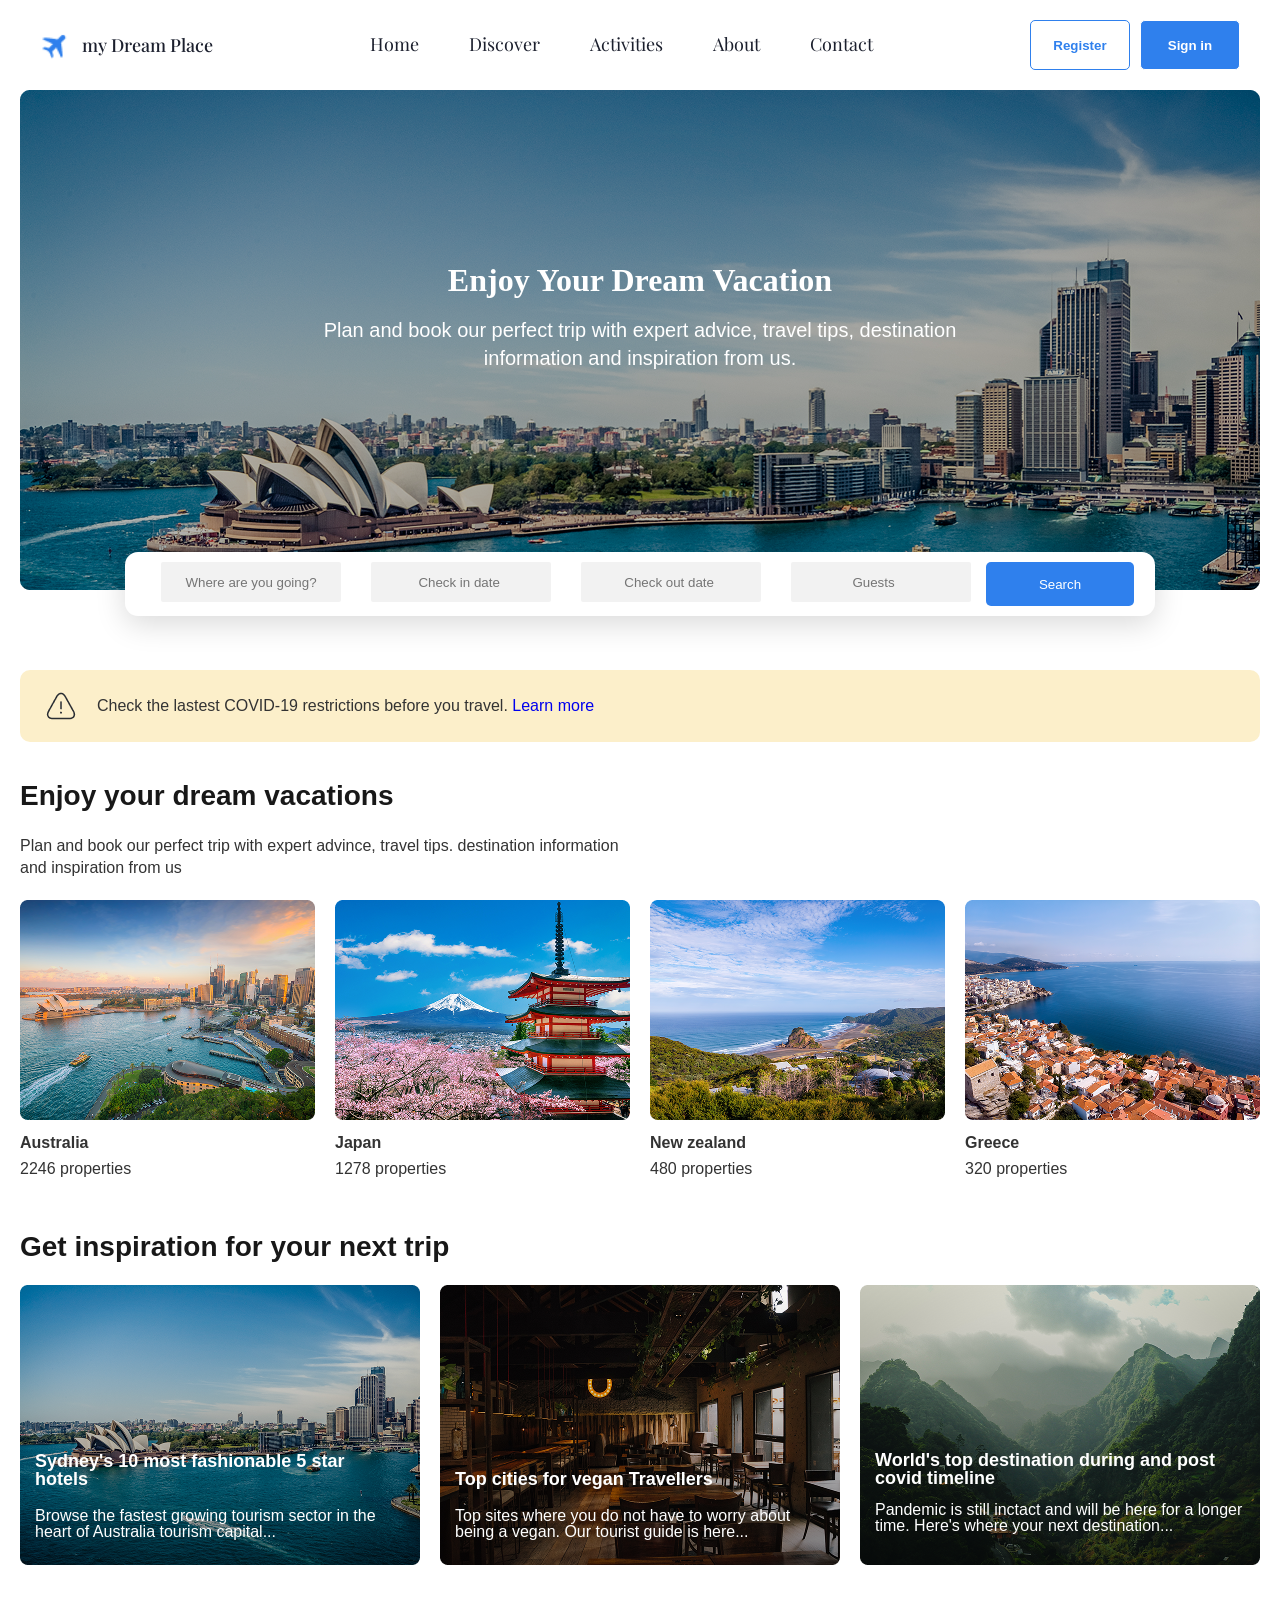
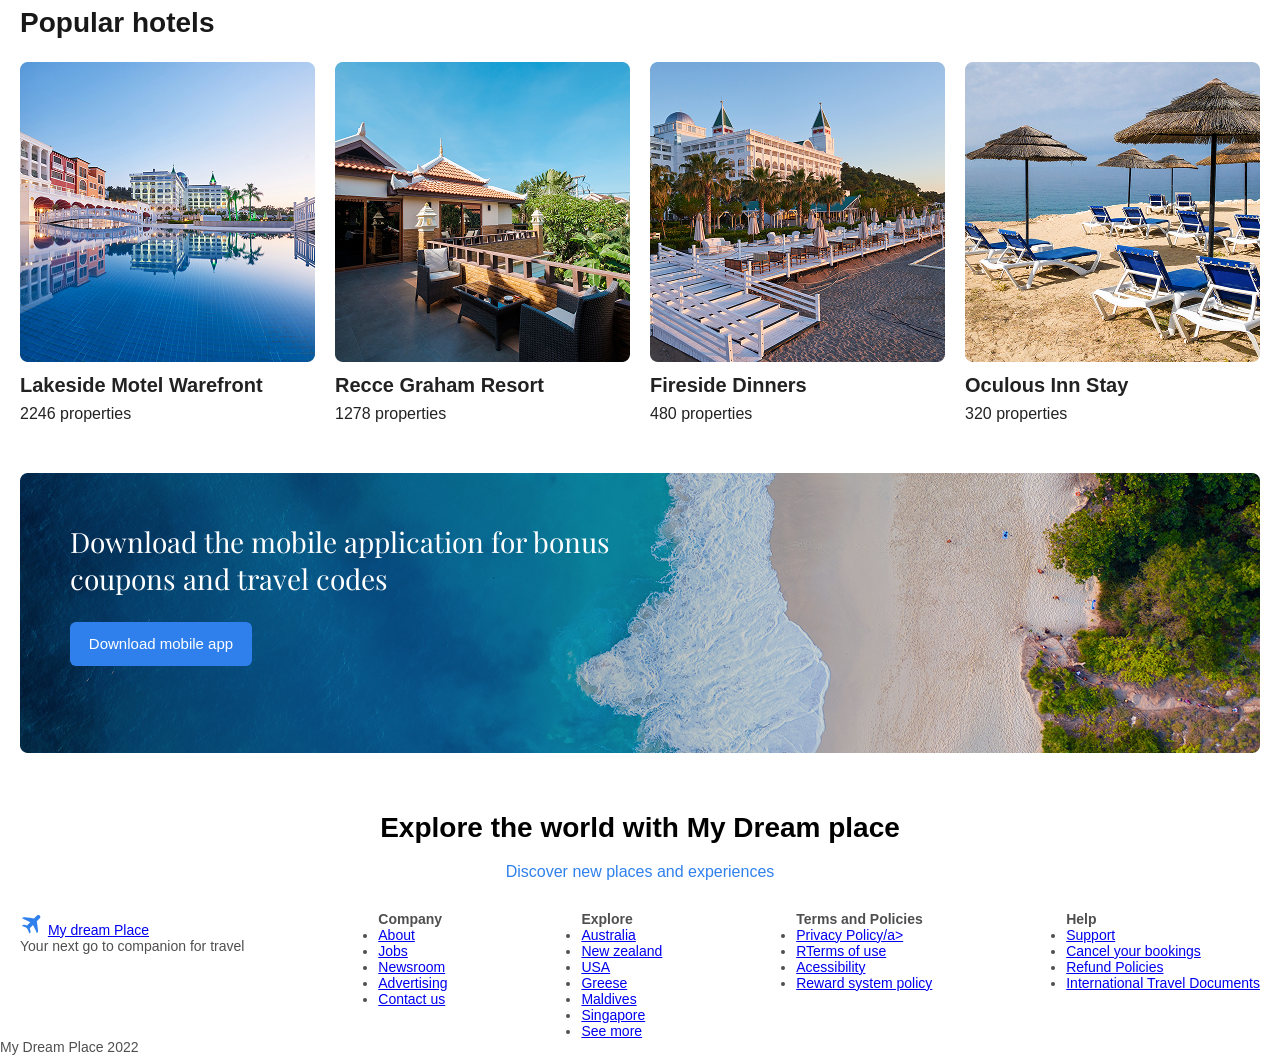
<file: index.html>
<!DOCTYPE html>
<html lang="en">
<head>
    <meta charset="UTF-8">
    <meta name="viewport" content="width=device-width, initial-scale=1.0">
    <title>Homepage</title>
    <link rel="stylesheet" href="styles.css">
    <link rel="preconnect" href="https://fonts.googleapis.com">
<link rel="preconnect" href="https://fonts.gstatic.com" crossorigin>
<link href="https://fonts.googleapis.com/css2?family=Playfair+Display:ital,wght@0,400..900;1,400..900&display=swap" rel="stylesheet">
</head>
<body>
    <!-- HEADER -->

    <header class="header">
        <div class="container-header">
            <img src="img/bxs-plane-alt 1.png" alt="logo">
            <a href="#"><span>my Dream Place</span></a>
        </div>

        <nav class="navigation-list">
            <ul class="nav-ul">
                <li class="nav-item"><a href="#">Home</a></li>
                <li class="nav-item"><a href="#">Discover</a></li>
                <li class="nav-item"><a href="#">Activities</a></li>
                <li class="nav-item"><a href="#">About</a></li>
                <li class="nav-item"><a href="#">Contact</a></li>
            </ul>
        </nav>

        <div class="actions-buttons">
            <button class="button-registre">Register</button>
            <button class="button-login">Sign in</button>
        </div>
    </header>

    <!-- MAIN -->

    <main class="main-hero">
        <section class="hero">
            <div class="container">
            <div class="hero_content">
                <h1 class="hero_title">Enjoy Your Dream Vacation</h1>
                <p class="hero_subtitle">Plan and book our perfect trip with expert advice, travel tips, destination information and inspiration from us.</p>
            </div>
            </div>

            <div class="search">
                <form class="search_form">
                    <label class="seach_field"></label>
                    <input type="text" placeholder="Where are you going?">
                    <label class="seach_field"></label>
                    <input type="text" placeholder="Check in date ">
                    <label class="seach_field"></label>
                    <input type="text" placeholder="Check out date ">
                    <label class="seach_field"></label>
                    <input type="number" placeholder="Guests">
                    <button class="search_btn" type="submit">Search</button>
                </form>
            </div>
        </section>



        <!-- Alerta covid part -->

        <section class="alert-covid">
            <div class="container2">
                <div class="alert-box1">
                    <img src="img/danger 1.png" alt="danger-icon">
                    <p class="alert_text">Check the lastest COVID-19 restrictions before you travel. <a href="#" class="alert_link">Learn more</a> </p>
            </div>
        </div>
        </section>


        <section class="destination-section">
            <div class="sub-destination">
                <h2 class="section-title">Enjoy your dream vacations</h2>
                <p class="section_text">Plan and book our perfect trip with expert advince, travel tips. destination information and inspiration from us</p>

                <div class="card-boxes">

                    <!-- Australia card -->
                    <article class="sub-boxes">
                        <div class="destination-card">
                            <img src="img/Rectangle 8.png" alt="Australia" class="card-img">
                            <div class="card_body">
                                <h3 class="card_title">Australia</h3>
                                <p class="card_text">2246 properties</p>
                            </div>
                        </div>
                    </article>

                    <!-- Japan card -->

                    <article class="sub-boxes">
                        <div class="destination-card">
                            <img src="img/Rectangle 9.png" alt="Japan" class="card-img">
                            <div class="card_body">
                                <h3 class="card_title">Japan</h3>
                                <p class="card_text">1278 properties</p>
                            </div>
                        </div>
                    </article>

                    <!--New zealand card-->

                    <article class="sub-boxes">
                        <div class="destination-card">
                            <img src="img/Rectangle 10.png" alt="New zealand" class="card-img">
                            <div class="card_body">
                                <h3 class="card_title">New zealand</h3>
                                <p class="card_text">480 properties</p>
                            </div>
                        </div>
                    </article>


                    <article class="sub-boxes">
                        <div class="destination-card">
                            <img src="img/Rectangle 11.png" alt="Greece" class="card-img">
                            <div class="card_body">
                                <h3 class="card_title">Greece</h3>
                                <p class="card_text">320 properties</p>
                            </div>
                        </div>
                    </article>
                </div>
            </div>
        </section>

        <!-- INSPIRATION -->


        <section class="section-inspirational">
            <div class="container">
                <h2 class="inspirational-title">Get inspiration for your next trip</h2>

                <div class="max-container">
                    <article class="inspirational-card">
                        <img src="img/sidney.png" alt="sidney" class="inspirational-img-card">
                        <div class="card-body2">
                            <h3 class="card-title2">Sydney's 10 most fashionable 5 star hotels</h3>
                            <p class="card-text2">Browse the fastest growing tourism sector in the heart of Australia tourism capital...</p>
                        </div>
                    </article>

                    <article class="inspirational-card">
                        <img src="img/Rectangle 16.png" alt="vegan restaurant" class="inspirational-img-card">
                        <div class="card-body3">
                            <h3 class="card-title3">Top cities for vegan Travellers</h3>
                            <p class="card-text3">Top sites where you do not have to worry about being a vegan. Our tourist guide is here...</p>
                        </div>
                    </article>

                    <article class="inspirational-card">
                        <img src="img/Rectangle 17.png" alt="travel destination class="inspirational-img-card">
                        <div class="card-body4">
                            <h3 class="card-title4">World's top destination during and post covid timeline</h3>
                            <p class="card-text4">Pandemic is still inctact and will be here for a longer time. Here's where your next destination...</p>
                        </div>
                    </article>
                </div>
            </div>
        </section>


        <!-- HOTELS -->
        
        <secction class="section-hotels">
            <div class="container">
                <h2 class="section-title">Popular hotels</h2>

                <div class="card-boxes2">
                    <article class="card-hotel">
                        <img src="img/Rectangle 8 (1).png" alt="Lakeside hotel">
                        <div class="card-body">
                            <h3 class="card-title">Lakeside Motel Warefront</h3>
                            <p>2246 properties</p>
                        </div>
                    </article>


                    <article class="card-hotel">
                        <img src="img/Rectangle 9 (1).png" alt="Recce Graham resort">
                        <div class="card-body">
                            <h3 class="card-title">Recce Graham Resort</h3>
                            <p>1278 properties</p>
                        </div>
                    </article>


                    <article class="card-hotel">
                        <img src="img/Rectangle 10 (1).png" alt="Fireside Dinners">
                        <div class="card-body">
                            <h3 class="card-title">Fireside Dinners</h3>
                            <p>480 properties</p>
                        </div>
                    </article>


                    <article class="card-hotel">
                        <img src="img/Rectangle 11 (1).png" alt="Oculous Inn Stay">
                        <div class="card-body">
                            <h3 class="card-title">Oculous Inn Stay</h3>
                            <p>320 properties</p>
                        </div>
                    </article>
                </div>
            </div>
        </secction>

        <!-- PHONE BANNER -->

        <section class="app-banner">
            <div class="container-banner">
                <div class="app-box">
                    <div class="app-content">
                        <h2 class="banner-title">Download the mobile application for bonus coupons and travel codes</h2>
                        <button class="banner-btn">Download mobile app</button>
                    </div>
                </div>
            </div>
        </section>

        <!-- EXPLORE -->
        
        <section class="explore">
            <div class="container-explore">
                <h2 class="explore-title">Explore the world with My Dream place</h2>
                <a href="#">Discover new places and experiences</a>
            </div>
        </section>
    </main>

    <!-- FOOTER -->

    <footer class="footer-main">
        <div class="container-footer">
            <div class="sub-footer">
                <img src="img/bxs-plane-alt 1.png" alt="plane_icon">
                <a href="#"><span>My dream Place</span></a>
                <p class="footer-text">Your next go to companion for travel</p>
            </div>
            <div class="sub-box-footer2">
                <h4 class="footer-title">Company</h4>
                <ul>
                    <li class="item-list-footer"><a href="#">About</a></li>
                    <li class="item-list-footer"><a href="#">Jobs</a></li>
                    <li class="item-list-footer"><a href="#">Newsroom</a></li>
                    <li class="item-list-footer"><a href="#">Advertising</a></li>
                    <li class="item-list-footer"><a href="#">Contact us</a></li>
                </ul>
            </div>

            <div class="sub-box-footer2">
                <h4 class="footer-title">Explore</h4>
                <ul>
                    <li class="item-list-footer"><a href="#">Australia</a></li>
                    <li class="item-list-footer"><a href="#">New zealand</a></li>
                    <li class="item-list-footer"><a href="#">USA</a></li>
                    <li class="item-list-footer"><a href="#">Greese</a></li>
                    <li class="item-list-footer"><a href="#">Maldives</a></li>
                    <li class="item-list-footer"><a href="#">Singapore</a></li>
                    <li class="item-list-footer"><a href="#">See more</a></li>
                </ul>
            </div>
            
            <div class="sub-box-footer2">
                <h4 class="footer-title">Terms and Policies</h4>
                <ul>
                    <li class="item-list-footer"><a href="#">Privacy Policy/a></li>
                    <li class="item-list-footer"><a href="#">RTerms of use</a></li>
                    <li class="item-list-footer"><a href="#">Acessibility</a></li>
                    <li class="item-list-footer"><a href="#">Reward system policy</a></li>
                </ul>
            </div>

            <div class="sub-box-footer2">
                <h4 class="footer-title">Help</h4>
                <ul>
                    <li class="item-list-footer"><a href="#">Support</a></li>
                    <li class="item-list-footer"><a href="#">Cancel your bookings</a></li>
                    <li class="item-list-footer"><a href="#">Refund Policies</a></li>
                    <li class="item-list-footer"><a href="#">International Travel Documents</a></li>
                </ul>
            </div>
        </div>

        <div class="footer-bar-grey">
                <p class="Copyright-text">My Dream Place 2022</p>
        </div>
    </footer>
</body>
</html>
</file>
<file: styles.css>
*{
    margin: 0;
    padding: 0;
    box-sizing: border-box;
}

/* HEADER */

.header{
    display: flex;
    justify-content: space-between;
    max-width: 1240px;
    align-items: center;
    margin: 0 auto;
    padding: 20px;
}

.container-header{
    display: flex;
    align-items:center;
    gap: 12px;
    font-family: "Playfair Display", serif;
    
}

.container-header img{
    width: 30px;
    height: 30px;
}

.header a{
    text-decoration: none;
    color: #1B1F2D;
    font-size: 18px;
    font-weight: 500;
    font-style: medium;
    line-height: 100%;
    letter-spacing: 2%;
}

.nav-ul{
    display: flex;
    gap: 50px;
    list-style: none;
}


.nav-ul a{
    text-decoration: none;
    color: #1B1F2D;
    font-weight: 400;
    font-family: "Playfair Display", serif;
}

.actions-buttons{
    display: flex;
    gap: 10px;
}

.button-registre{
    border: #2F80ED solid 1px;
    background-color: #ffff;
    color: #2F80ED;
    width: 100px;
    height:50px;
    border-radius: 5px;
    font-weight: 700;
    cursor: pointer;
}

.button-login{
    border: #ffff solid 1px;
    background-color:  #2F80ED;
    color: #ffff;
    width: 100px;
    height: 50px;
    border-radius: 5px;
    font-weight: 700;
    cursor: pointer;
}

/* HERO */

.hero{
    background-image: url("img/Rectangle\ 2.png");
    max-width: 1240px;
    width: 100%;
    height: 500px;
    background-repeat: no-repeat;
    margin: 0 auto;
    background-size: cover;
}

.hero{
    color: #fff;
    display: flex;
    justify-content: center;
    align-items: center;
    flex-direction: column;
    text-align: center;
}

.hero_title{
    margin: 20px 0 20px 0;
    font-weight: 700;
    font-size: 32px;
    line-height: 100%;
    letter-spacing: 0%;
    
}

.hero_subtitle{
    font-family: Arial, Helvetica, sans-serif;
    width: 650px;
    font-size: 20px;
    font-weight: 400;
    letter-spacing: 2%;
    line-height: 140%;
    margin: 0 auto;
}

.search{
    position: relative;
    top: 36%;
    width: 1030px;
    height: 64px;
    background-color: #FFFFFF;
    border-radius: 13px;
    box-shadow: 0 8px 30px rgb(0, 0,0, 0.15);
    display: flex;
    justify-content: center;
    align-items: center;
}

.search_form{
    display: flex;
    gap: 15px;
    
}

.search_field{
    display: flex;
    align-items: center;
    gap: 13px;
    height: 46px;
    padding: 0 20px;
    background-color: #efefef;
}

.search input{
    width: 100%;
    background: transparent;
    width: 180px;
    border: none;
    color: #333;
    border-radius: 2px;
    height: 40px;
    background-color: #F2F2F2;
}

input::placeholder{
    text-align: center;
}
.search_btn{
    background-color: #2F80ED;
    width: 148px;
    height: 44px;
    border: none;
    border-radius: 5px;
    font-weight: 500;
    color: #FFFFFF;
    cursor: pointer;
}

/* ALERT COVID */

.alert-covid{
    font-family: Arial, Helvetica, sans-serif;
}

.container2{
    width: 1240px;
    margin: 80px auto 40px;
}

.alert-box1{
    display: flex;
    align-items: center;
    padding: 0 25px 0 25px;
    background-color: #FCEFCA;
    width: 1240px;
    height: 72px;
    border-radius: 10px;
    gap: 20px;
    color: #333333;
    
}

.alert-box1 a{
    text-decoration: none;
}

/* DESTINATIONS*/

.destination-section{
    font-family: Arial, Helvetica, sans-serif;
    color: #222;
}

.sub-destination{
    width: 1240px;
    margin: 0 auto;
}

.section-title{
    margin: 0 0 20px 0;
    font-size: 28px;
    line-height: 28px;
}

.section_text{
    font-size: 16px;
    font-weight: 400;
    line-height: 140%;
    letter-spacing: 2%;
    color: #333333;
    width: 610px;
    margin: 0 0 20px 0;

}

.card-boxes{
    display: flex;
    gap: 20px;
}

.card_body h3{
    margin: 8px 0 0 0;
    font-size: 16px;
    color: #333333;
    letter-spacing: 2%;
    line-height: 140%;
}

.card_body p{
    margin: 4px 0 0 0 ;
    font-size: 16px;
    color: #333333;
    letter-spacing: 2%;
    line-height: 140%;
}


/* INSPIRATION TRIP */

.section-inspirational{
    font-family: Arial, Helvetica, sans-serif;
    color: #222;
}

.container{
    width: 1240px;
    margin: 0 auto;
    
}

.inspirational-title{
    font-weight: 600;
    font-family: Arial, Helvetica, sans-serif;
    margin: 52px 0 24px 0 ;
    color: #181818;
    width: 504px;
    font-size: 28px;
    line-height: 100%;
    letter-spacing: 0%;
    font-weight: 600;
}

.max-container{
    display: flex;
    gap: 20px;
}

.inspirational-card{
    position: relative;
}

.card-body2{
    position: absolute;
    bottom: 10%;
    color: white;
    font-size: 15px;
    
}

.card-title2{
    font-family: Arial, Helvetica, sans-serif;
    width: 360px;
    margin: 0 0 0 15px;
    font-weight: 600;
    font-size: 18px;
    letter-spacing: 0%;
    line-height: 100%;
}

.card-text2{
    font-family: Arial, Helvetica, sans-serif;
    width: 360px;
    margin: 20px 0 0 15px;
    font-size: 16px;
    letter-spacing: 0%;
    line-height: 100%;
}


.card-body3{
    position: absolute;
    bottom: 10%;
    color: white;
    font-size: 15px;
    
}

.card-title3{
    font-family: Arial, Helvetica, sans-serif;
    width: 360px;
    margin: 0 0 0 15px;
    font-weight: 600;
    font-size: 18px;
    letter-spacing: 0%;
    line-height: 100%;
}

.card-text3{
    font-family: Arial, Helvetica, sans-serif;
    width: 360px;
    margin: 20px 0 0 15px;
    font-size: 16px;
    letter-spacing: 0%;
    line-height: 100%;
}


.card-body4{
    position: absolute;
    bottom: 12%;
    color: white;
    font-size: 15px;
    
}

.card-title4{
    font-family: Arial, Helvetica, sans-serif;
    width: 360px;
    margin: 0 0 15px 15px;
    font-weight: 600;
    font-size: 18px;
    letter-spacing: 0%;
    line-height: 100%;
}

.card-text4{
    font-family: Arial, Helvetica, sans-serif;
    width: 380px;
    margin: 15px 0 0 15px;
    font-size: 16px;
    letter-spacing: 0%;
    line-height: 100%;
}

/* HOTELS */

.section-hotels{
    font-family: Arial, Helvetica, sans-serif;
    color: #222;
}

.container{
    margin: 0 auto;
}

.section-title{
    font-size: 28px;
    line-height: 100%;
    letter-spacing: 0%;
    color: #181818;
    margin: 40px 0 25px 0 ;
}

.card-boxes2{
    display: flex;
    gap: 20px;
}

.card-title{
    font-size: 20px;
    font-weight: 600;
    margin: 8px 0 8px 0;
}

/* BANNER */

.app-banner{
    max-width: 1240px;
    height: 280px;
    background-image: url(img/Rectangle\ 18.png);
    margin: 50px auto 0 auto;
    
}

.app-box{
display: flex;
}

.app-content{
    margin: 50px 0 0 50px;
}

.banner-title{
    font-family: "Playfair Display", serif;
    width: 550px;
    font-size: 28px;
    font-weight: 400;
    color: #FFFFFF;
}

.banner-btn{
    background-color: #2F80ED;
    width: 182px;
    height: 44px;
    border-radius: 6px;
    border: none;
    margin: 25px 0 0 0;
    color: #FFFFFF;
    font-size: 15px;
    letter-spacing: 2%;
    line-height: 20px;
    font-weight: 500;
}



/* EXPLORE */

.explore{
    font-family: Arial, Helvetica, sans-serif;
    color: ##181818;
}

.container-explore{
    max-width: 1240px;
    height: 48px;
    margin:  55px auto;
    text-align: center;
}

.explore-title{
    font-size: 28px;
    font-weight: 600;
    letter-spacing: 0%;
    line-height: 140%;
    margin: 0 0 16px 0;
}

.container-explore a{
    text-decoration: none;
    color: #2F80ED;
    font-size: 16px;
    font-weight: 400;
}

/* FOOTER */

.footer-main{
    font-family: Arial, Helvetica, sans-serif;
    font-size: 14px;
    font-weight: 400;
    color: #4F4F4F;
}

.container-footer{
    margin: 0 auto;
    max-width: 1240px;
    height:auto;
    display: flex;
    justify-content: space-between;
}
</file>
